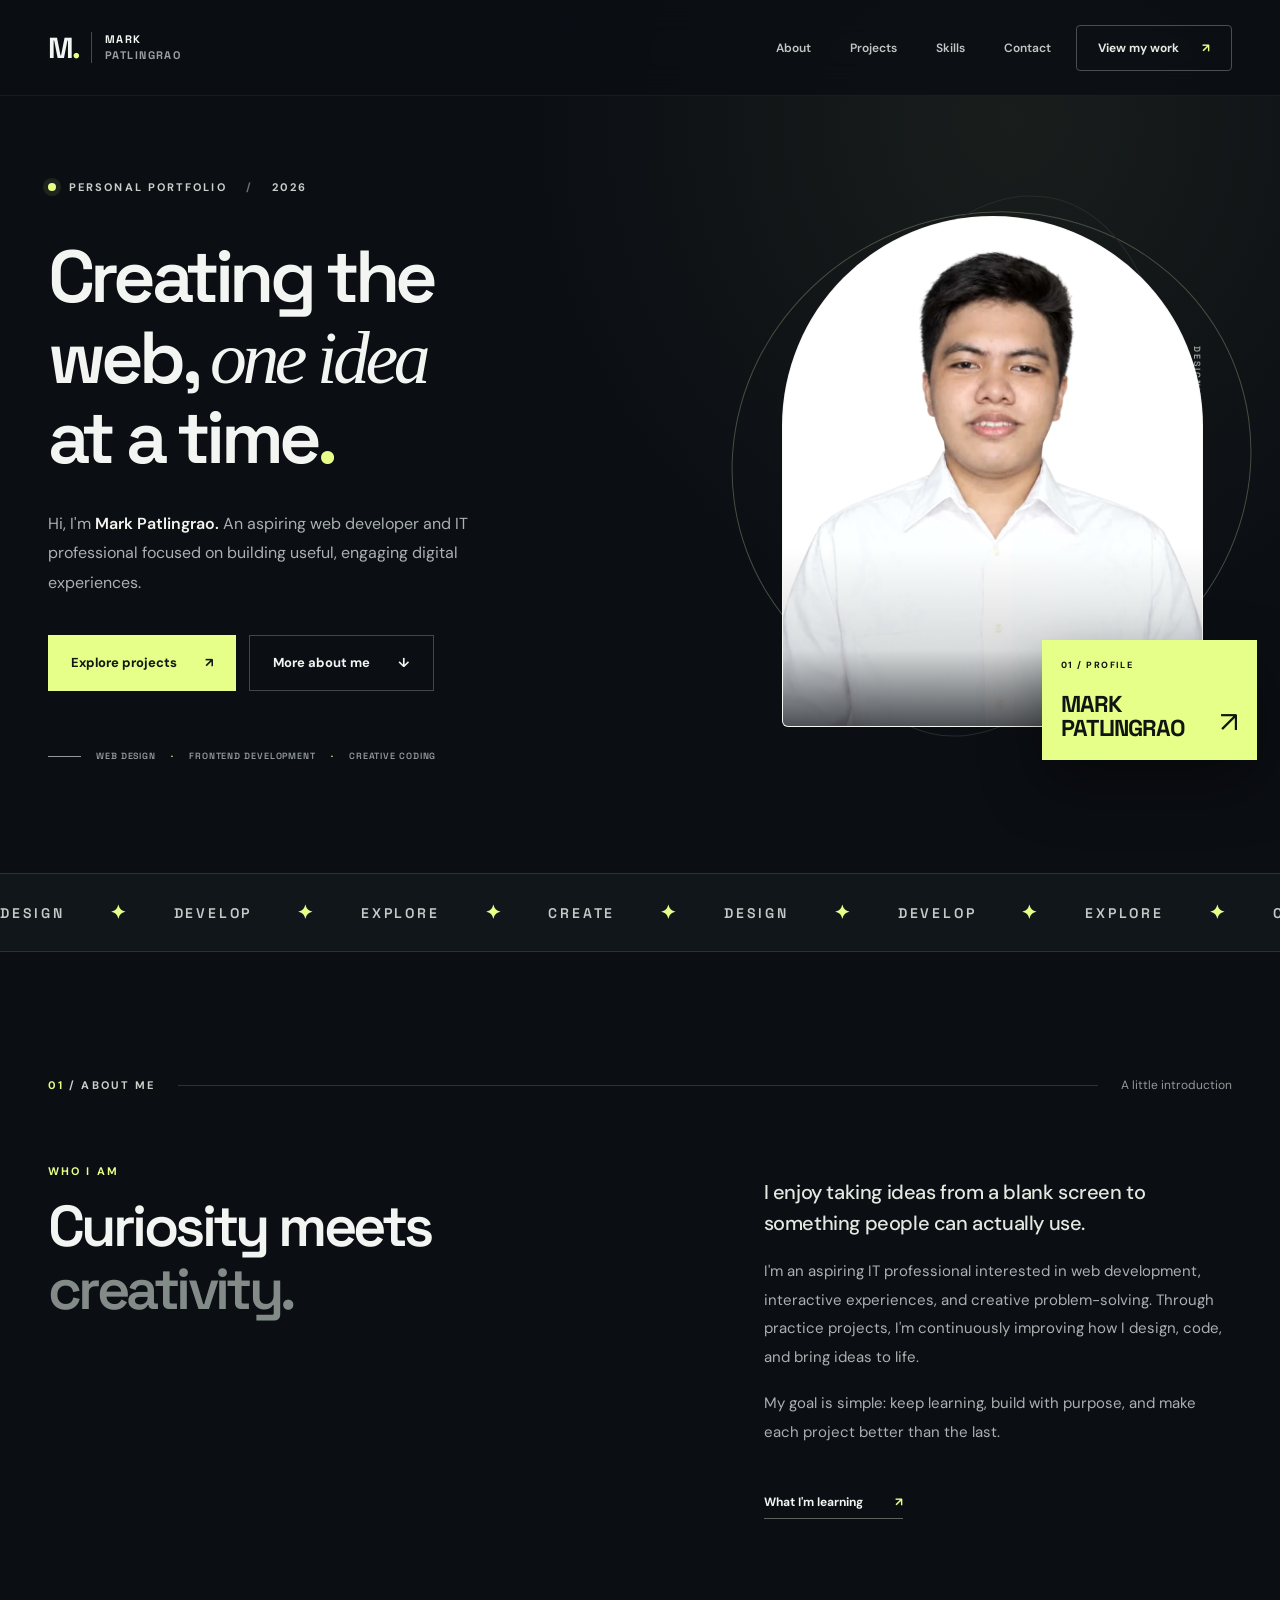
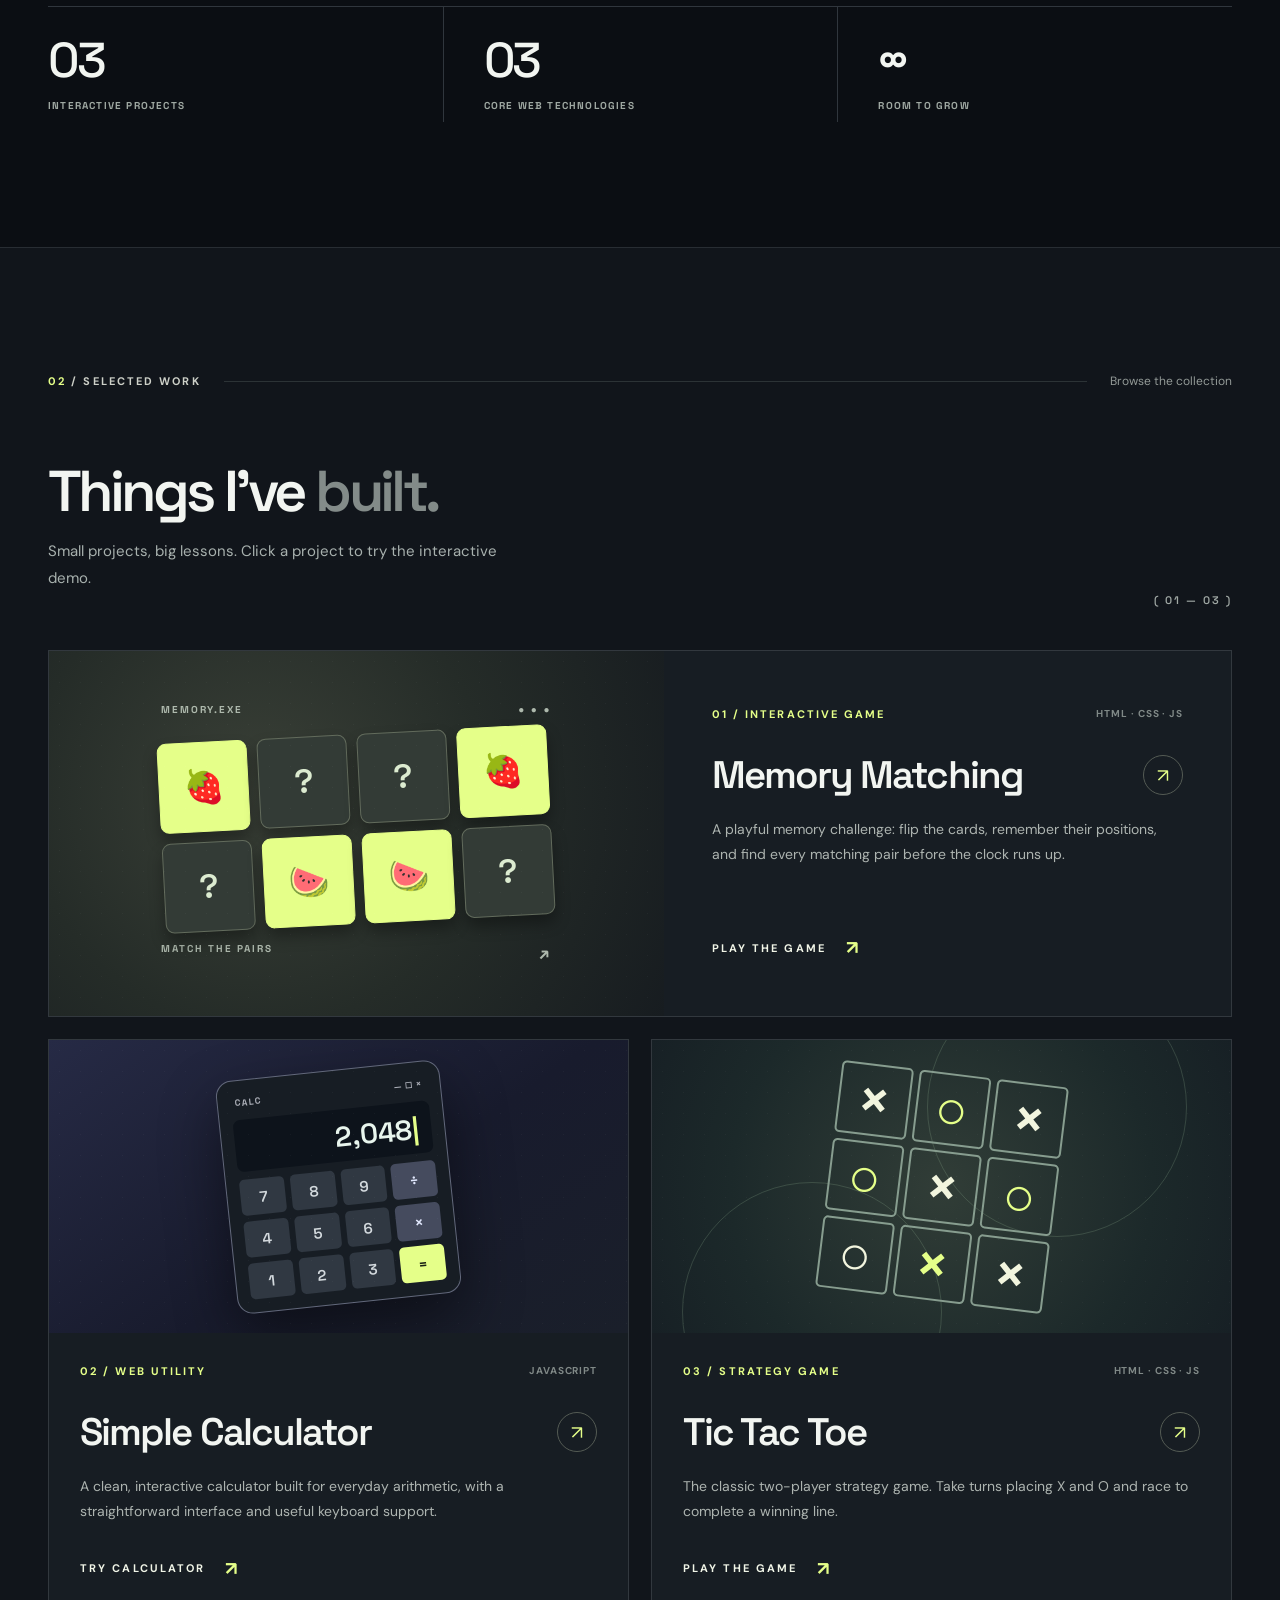
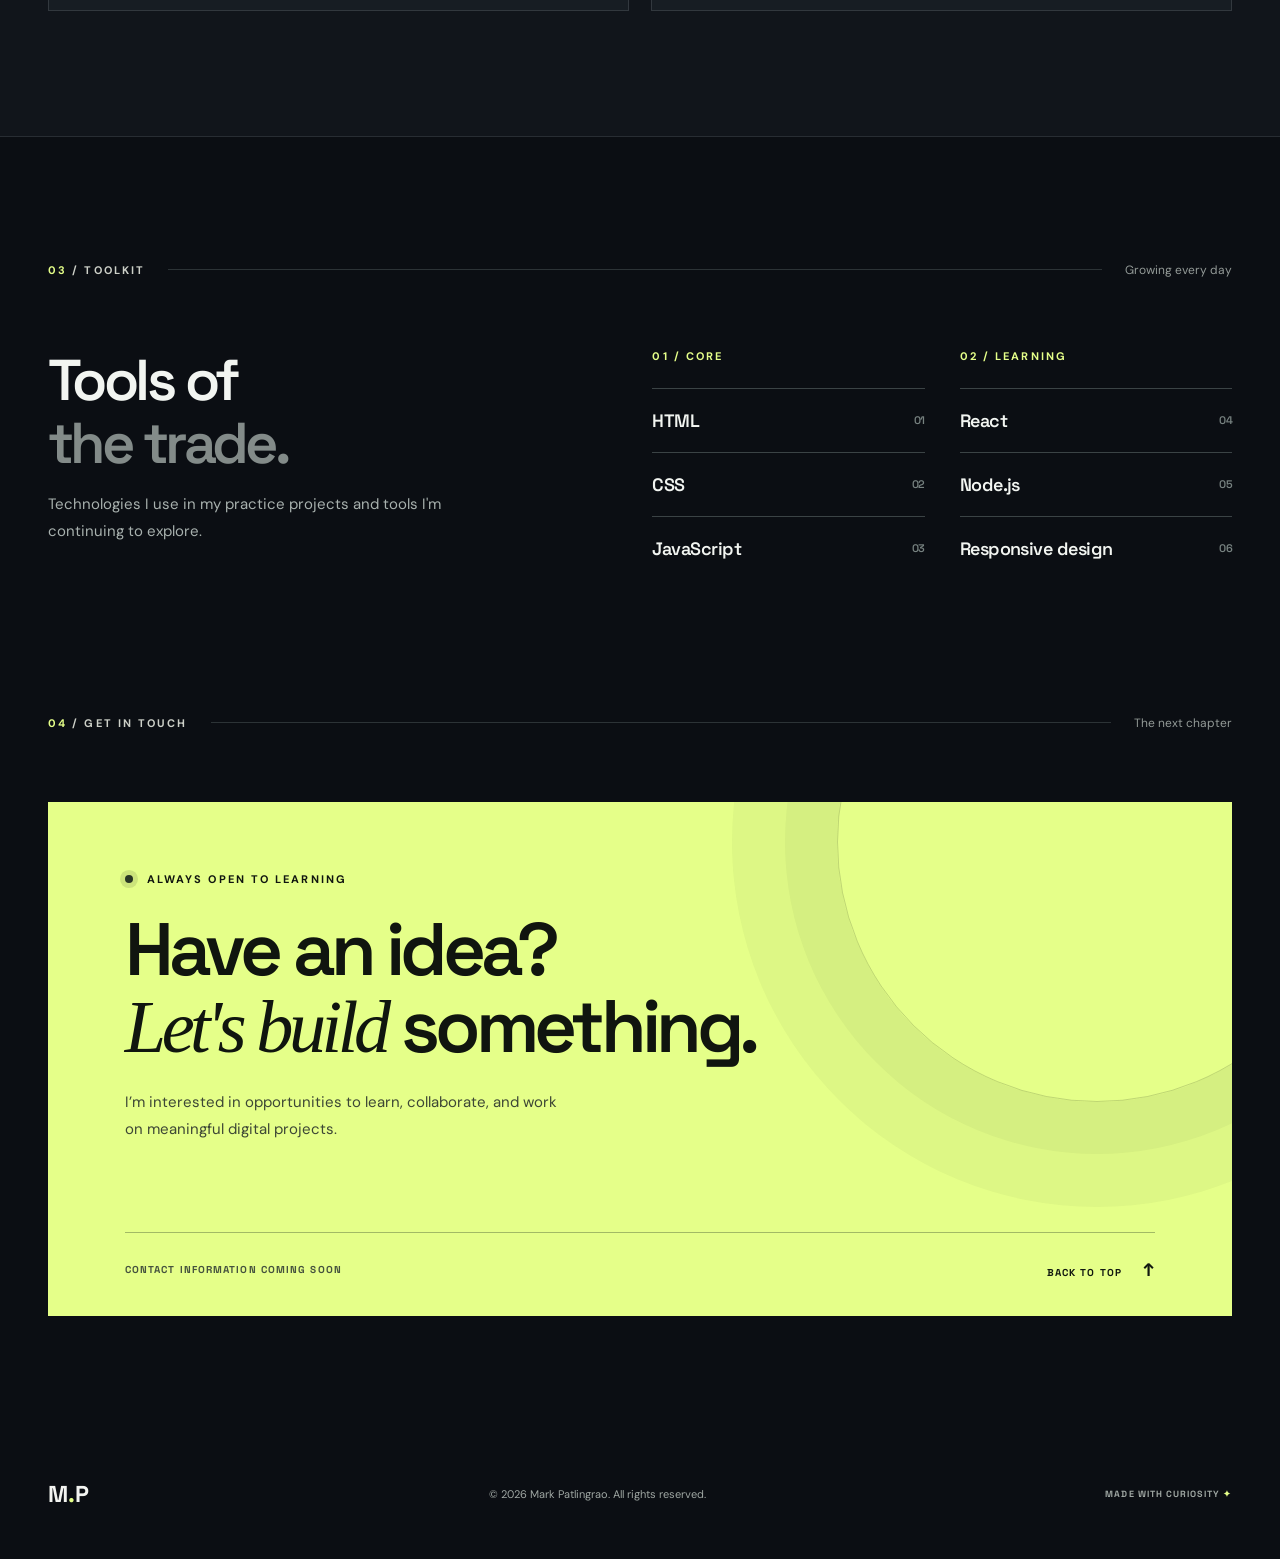
<file: index.html>
<!doctype html>
<html lang="en">
<head>
  <meta charset="utf-8">
  <meta name="viewport" content="width=device-width, initial-scale=1">
  <meta name="theme-color" content="#0b0e13">
  <meta name="description" content="Explore the portfolio of Mark Patlingrao, an aspiring web developer creating thoughtful interfaces and interactive projects.">
  <title>Mark Patlingrao — Web Developer Portfolio</title>
  <link rel="icon" type="image/svg+xml" href="assets/images/favicon.svg">
  <link rel="stylesheet" href="assets/css/style.css">
  <script src="assets/js/script.js" defer></script>
</head>
<body>
  <a class="skip-link" href="#main">Skip to content</a>
  <div class="page-glow" aria-hidden="true"></div>
  <header class="site-header" id="top">
    <nav class="nav-shell container" aria-label="Main navigation">
      <a class="brand" href="#top" aria-label="Mark Patlingrao, homepage"><span class="brand-symbol">M<span class="brand-dot">.</span></span><span class="brand-name">MARK <span>PATLINGRAO</span></span></a>
      <button class="menu-toggle" aria-expanded="false" aria-controls="site-links" aria-label="Open navigation"><span></span><span></span><span></span></button>
      <div class="nav-links" id="site-links">
        <a href="#about">About</a><a href="#projects">Projects</a><a href="#skills">Skills</a><a href="#contact">Contact</a>
      </div>
      <a class="nav-action" href="#projects">View my work <span aria-hidden="true">↗</span></a>
    </nav>
  </header>
  <main id="main">
    <section class="hero container" aria-labelledby="hero-title">
      <div class="hero-copy">
        <p class="eyebrow"><span class="status-dot"></span> PERSONAL PORTFOLIO <span class="slash">/</span> 2026</p>
        <h1 id="hero-title">Creating the<br>web, <em>one idea</em><br>at a time<span class="accent">.</span></h1>
        <p class="hero-description">Hi, I'm <strong>Mark Patlingrao.</strong> An aspiring web developer and IT professional focused on building useful, engaging digital experiences.</p>
        <div class="hero-buttons">
          <a class="button button-primary" href="#projects">Explore projects <span aria-hidden="true">↗</span></a>
          <a class="button button-outline" href="#about">More about me <span aria-hidden="true">↓</span></a>
        </div>
        <div class="hero-meta"><span class="meta-line" aria-hidden="true"></span><span>WEB DESIGN</span><span class="meta-sep">·</span><span>FRONTEND DEVELOPMENT</span><span class="meta-sep">·</span><span>CREATIVE CODING</span></div>
      </div>
      <div class="hero-visual">
        <div class="portrait-orbit orbit-one" aria-hidden="true"></div><div class="portrait-orbit orbit-two" aria-hidden="true"></div>
        <div class="portrait-frame"><img src="assets/images/mark-patlingrao.webp" width="1050" height="1050" alt="Professional portrait of Mark Patlingrao" fetchpriority="high"><div class="portrait-shade" aria-hidden="true"></div></div>
        <div class="portrait-label"><span class="label-index">01 / PROFILE</span><span class="label-name">MARK<br>PATLINGRAO</span><span class="label-mark" aria-hidden="true">↗</span></div>
        <span class="side-caption">DESIGNING · LEARNING · BUILDING</span>
      </div>
    </section>

    <div class="ticker-wrap" aria-hidden="true"><div class="ticker-track"><span>DESIGN</span><span class="sparkle">✦</span><span>DEVELOP</span><span class="sparkle">✦</span><span>EXPLORE</span><span class="sparkle">✦</span><span>CREATE</span><span class="sparkle">✦</span><span>DESIGN</span><span class="sparkle">✦</span><span>DEVELOP</span><span class="sparkle">✦</span><span>EXPLORE</span><span class="sparkle">✦</span><span>CREATE</span><span class="sparkle">✦</span></div></div>

    <section class="about section container" id="about" aria-labelledby="about-title">
      <div class="section-top"><p class="section-label"><span>01</span> / ABOUT ME</p><span class="section-rule"></span><p class="section-trailing">A little introduction</p></div>
      <div class="about-grid">
        <div><p class="intro-kicker">WHO I AM</p><h2 class="display-title" id="about-title">Curiosity meets<br><span class="muted">creativity.</span></h2></div>
        <div class="about-right"><p class="about-lead">I enjoy taking ideas from a blank screen to something people can actually use.</p><p>I'm an aspiring IT professional interested in web development, interactive experiences, and creative problem-solving. Through practice projects, I'm continuously improving how I design, code, and bring ideas to life.</p><p>My goal is simple: keep learning, build with purpose, and make each project better than the last.</p>
          <a class="inline-link" href="#skills">What I'm learning <span aria-hidden="true">↗</span></a>
        </div>
      </div>
      <div class="about-stats"><div><strong>03</strong><span>INTERACTIVE PROJECTS</span></div><div><strong>03</strong><span>CORE WEB TECHNOLOGIES</span></div><div><strong>∞</strong><span>ROOM TO GROW</span></div></div>
    </section>

    <section class="projects section" id="projects" aria-labelledby="projects-title">
      <div class="container">
        <div class="section-top"><p class="section-label"><span>02</span> / SELECTED WORK</p><span class="section-rule"></span><p class="section-trailing">Browse the collection</p></div>
        <div class="projects-heading"><div><h2 class="display-title" id="projects-title">Things I've <span class="muted">built.</span></h2><p>Small projects, big lessons. Click a project to try the interactive demo.</p></div><span class="projects-count">( 01 — 03 )</span></div>
        <div class="project-grid">
          <article class="project-card project-featured"><a class="project-hit" href="projects/memory-matching.html" aria-label="Play Memory Matching Game"></a><div class="project-art art-memory" aria-hidden="true"><div class="art-topline"><span>MEMORY.EXE</span><span>● ● ●</span></div><div class="memory-preview"><span>🍓</span><span>?</span><span>?</span><span>🍓</span><span>?</span><span>🍉</span><span>🍉</span><span>?</span></div><div class="art-bottomline">MATCH THE PAIRS <span>↗</span></div></div><div class="project-body"><div class="project-label-row"><span class="project-number">01 / INTERACTIVE GAME</span><span class="project-tech">HTML · CSS · JS</span></div><div class="project-title-row"><h3>Memory Matching</h3><span class="circle-arrow" aria-hidden="true">↗</span></div><p>A playful memory challenge: flip the cards, remember their positions, and find every matching pair before the clock runs up.</p><span class="project-cta">PLAY THE GAME <span aria-hidden="true">↗</span></span></div></article>
          <article class="project-card"><a class="project-hit" href="projects/calculator.html" aria-label="Open Simple Calculator"></a><div class="project-art art-calculator" aria-hidden="true"><div class="calculator-preview"><div class="calc-window-top"><span>CALC</span><span>— ◻ ×</span></div><div class="calc-display">2,048<span class="calc-caret">|</span></div><div class="calc-keys"><span>7</span><span>8</span><span>9</span><span class="calc-op">÷</span><span>4</span><span>5</span><span>6</span><span class="calc-op">×</span><span>1</span><span>2</span><span>3</span><span class="calc-eq">=</span></div></div></div><div class="project-body"><div class="project-label-row"><span class="project-number">02 / WEB UTILITY</span><span class="project-tech">JAVASCRIPT</span></div><div class="project-title-row"><h3>Simple Calculator</h3><span class="circle-arrow" aria-hidden="true">↗</span></div><p>A clean, interactive calculator built for everyday arithmetic, with a straightforward interface and useful keyboard support.</p><span class="project-cta">TRY CALCULATOR <span aria-hidden="true">↗</span></span></div></article>
          <article class="project-card"><a class="project-hit" href="projects/tic-tac-toe.html" aria-label="Play Tic Tac Toe"></a><div class="project-art art-tictac" aria-hidden="true"><span class="game-orbit orbit-top"></span><div class="tictac-preview"><span>×</span><span>○</span><span>×</span><span>○</span><span>×</span><span>○</span><span>○</span><span>×</span><span>×</span></div><span class="game-orbit orbit-bottom"></span></div><div class="project-body"><div class="project-label-row"><span class="project-number">03 / STRATEGY GAME</span><span class="project-tech">HTML · CSS · JS</span></div><div class="project-title-row"><h3>Tic Tac Toe</h3><span class="circle-arrow" aria-hidden="true">↗</span></div><p>The classic two-player strategy game. Take turns placing X and O and race to complete a winning line.</p><span class="project-cta">PLAY THE GAME <span aria-hidden="true">↗</span></span></div></article>
        </div>
      </div>
    </section>

    <section class="skills section container" id="skills" aria-labelledby="skills-title"><div class="section-top"><p class="section-label"><span>03</span> / TOOLKIT</p><span class="section-rule"></span><p class="section-trailing">Growing every day</p></div><div class="skills-grid"><div><h2 class="display-title" id="skills-title">Tools of<br><span class="muted">the trade.</span></h2><p>Technologies I use in my practice projects and tools I'm continuing to explore.</p></div><div class="skills-columns"><div class="skill-group"><span class="skill-group-tag">01 / CORE</span><div class="skill-line"><span>HTML</span><span>01</span></div><div class="skill-line"><span>CSS</span><span>02</span></div><div class="skill-line"><span>JavaScript</span><span>03</span></div></div><div class="skill-group"><span class="skill-group-tag">02 / LEARNING</span><div class="skill-line"><span>React</span><span>04</span></div><div class="skill-line"><span>Node.js</span><span>05</span></div><div class="skill-line"><span>Responsive design</span><span>06</span></div></div></div></div></section>

    <section class="contact section" id="contact" aria-labelledby="contact-title"><div class="container"><div class="section-top"><p class="section-label"><span>04</span> / GET IN TOUCH</p><span class="section-rule"></span><p class="section-trailing">The next chapter</p></div><div class="contact-box"><div class="contact-pattern" aria-hidden="true"></div><p class="contact-kicker"><span class="status-dot"></span> ALWAYS OPEN TO LEARNING</p><h2 id="contact-title">Have an idea?<br><em>Let's build</em> something.</h2><p>I’m interested in opportunities to learn, collaborate, and work on meaningful digital projects.</p><div class="contact-footer"><span>CONTACT INFORMATION COMING SOON</span><a href="#top" class="back-top">BACK TO TOP <span aria-hidden="true">↑</span></a></div></div></div></section>
  </main>
  <footer class="footer container"><a class="footer-logo" href="#top">M<span>.</span>P</a><span>© <span id="year">2026</span> Mark Patlingrao. All rights reserved.</span><span>MADE WITH CURIOSITY <span aria-hidden="true">✦</span></span></footer>
</body>
</html>
</file>
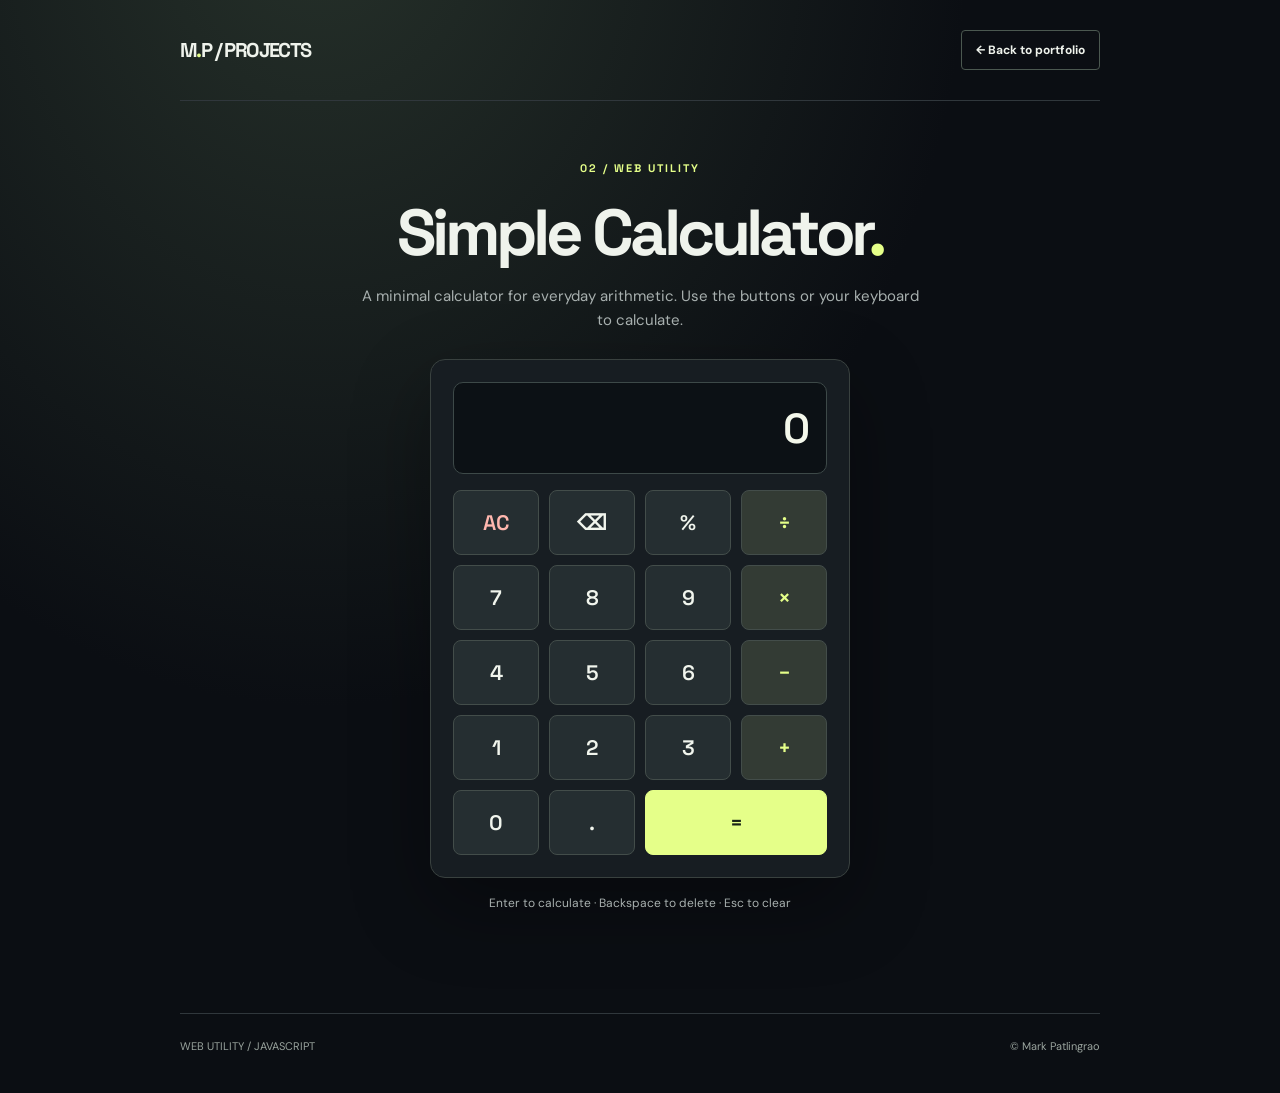
<file: projects/calculator.html>
<!doctype html><html lang="en"><head><meta charset="utf-8"><meta name="viewport" content="width=device-width,initial-scale=1"><meta name="theme-color" content="#0b0e13"><title>Simple Calculator — Mark Patlingrao</title><link rel="stylesheet" href="../assets/css/games.css"></head><body>
<div class="game-shell"><nav class="game-nav" aria-label="Project navigation"><a class="game-logo" href="../index.html">M<span>.</span>P / PROJECTS</a><a class="home-link" href="../index.html#projects">← Back to portfolio</a></nav><main class="game-wrap"><span class="eyebrow">02 / WEB UTILITY</span><h1>Simple Calculator<span class="highlight">.</span></h1><p class="subtitle">A minimal calculator for everyday arithmetic. Use the buttons or your keyboard to calculate.</p><div class="calculator"><div class="game-panel calc-panel"><input id="screen" class="calc-screen" type="text" aria-label="Calculator display" value="0" readonly><div class="buttons" id="keys"><button type="button" class="calc-button clear" data-key="C">AC</button><button type="button" class="calc-button" data-key="back">⌫</button><button type="button" class="calc-button" data-key="%">%</button><button type="button" class="calc-button operator" data-key="/">÷</button><button type="button" class="calc-button" data-key="7">7</button><button type="button" class="calc-button" data-key="8">8</button><button type="button" class="calc-button" data-key="9">9</button><button type="button" class="calc-button operator" data-key="*">×</button><button type="button" class="calc-button" data-key="4">4</button><button type="button" class="calc-button" data-key="5">5</button><button type="button" class="calc-button" data-key="6">6</button><button type="button" class="calc-button operator" data-key="-">−</button><button type="button" class="calc-button" data-key="1">1</button><button type="button" class="calc-button" data-key="2">2</button><button type="button" class="calc-button" data-key="3">3</button><button type="button" class="calc-button operator" data-key="+">+</button><button type="button" class="calc-button" data-key="0">0</button><button type="button" class="calc-button" data-key=".">.</button><button type="button" class="calc-button equal" style="grid-column:span 2" data-key="=">=</button></div></div><p class="calc-helper">Enter to calculate · Backspace to delete · Esc to clear</p></div></main><footer class="footer"><span>WEB UTILITY / JAVASCRIPT</span><span>© Mark Patlingrao</span></footer></div>
<script>
(()=>{'use strict';
const screen=document.getElementById('screen');let expr='',fresh=false;
function render(){screen.value=expr||'0';screen.scrollLeft=screen.scrollWidth;}
function evaluate(input){const ts=input.match(/(?:\d+(?:\.\d*)?|\.\d+)|[+*/()-]/g);if(!ts||ts.join('')!==input)throw Error('Invalid expression');let i=0;function atom(){if(ts[i]==='+'||ts[i]==='-'){const sign=ts[i++];return (sign==='-'?-1:1)*atom();}const tok=ts[i++];if(tok==='('){const val=sum();if(ts[i++]!==')')throw Error('Missing bracket');return val;}if(!tok||!/^\d*\.?\d+$/.test(tok))throw Error('Invalid value');return Number(tok);}function product(){let val=atom();while(ts[i]==='*'||ts[i]==='/'){const op=ts[i++],next=atom();val=op==='*'?val*next:val/next;}return val;}function sum(){let val=product();while(ts[i]==='+'||ts[i]==='-'){const op=ts[i++],next=product();val=op==='+'?val+next:val-next;}return val;}const val=sum();if(i!==ts.length||!Number.isFinite(val))throw Error('Invalid result');return String(Number(val.toPrecision(12)));}
function press(key){if(key==='C'){expr='';fresh=false;render();return;}if(key==='back'){expr=expr.slice(0,-1);fresh=false;render();return;}if(key==='='){if(!expr)return;try{expr=evaluate(expr);fresh=true;}catch{expr='Error';fresh=true;}render();return;}if(expr==='Error')expr='';if(key==='%'){if(!expr)return;try{expr=String(Number((evaluate(expr)/100).toPrecision(12)));fresh=true;}catch{expr='Error';fresh=true;}render();return;}if(/[0-9]/.test(key)&&key.length===1){if(fresh){expr='';fresh=false;}expr+=key;}else if(key==='.'){if(fresh){expr='';fresh=false;}const current=expr.split(/[+*/-]/).pop();if(!current.includes('.'))expr+=(current?'':'0')+'.';}else if(['+','-','*','/'].includes(key)){fresh=false;if(!expr){if(key==='-')expr='-';else return;}else if(/[+*/-]$/.test(expr)&&!(expr==='-'&&key==='-'))expr=expr.slice(0,-1)+key;else expr+=key;}render();}
document.getElementById('keys').addEventListener('click',e=>{const btn=e.target.closest('button[data-key]');if(btn)press(btn.dataset.key);});document.addEventListener('keydown',e=>{if(e.ctrlKey||e.metaKey||e.altKey)return;let key=e.key;if(key==='Enter')key='=';else if(key==='Backspace')key='back';else if(key==='Escape')key='C';else if(key==='x'||key==='X')key='*';if(/^[\d.+*/%-]$/.test(key)||['=','C','back'].includes(key)){e.preventDefault();press(key);}});render();
})();
</script></body></html>
</file>
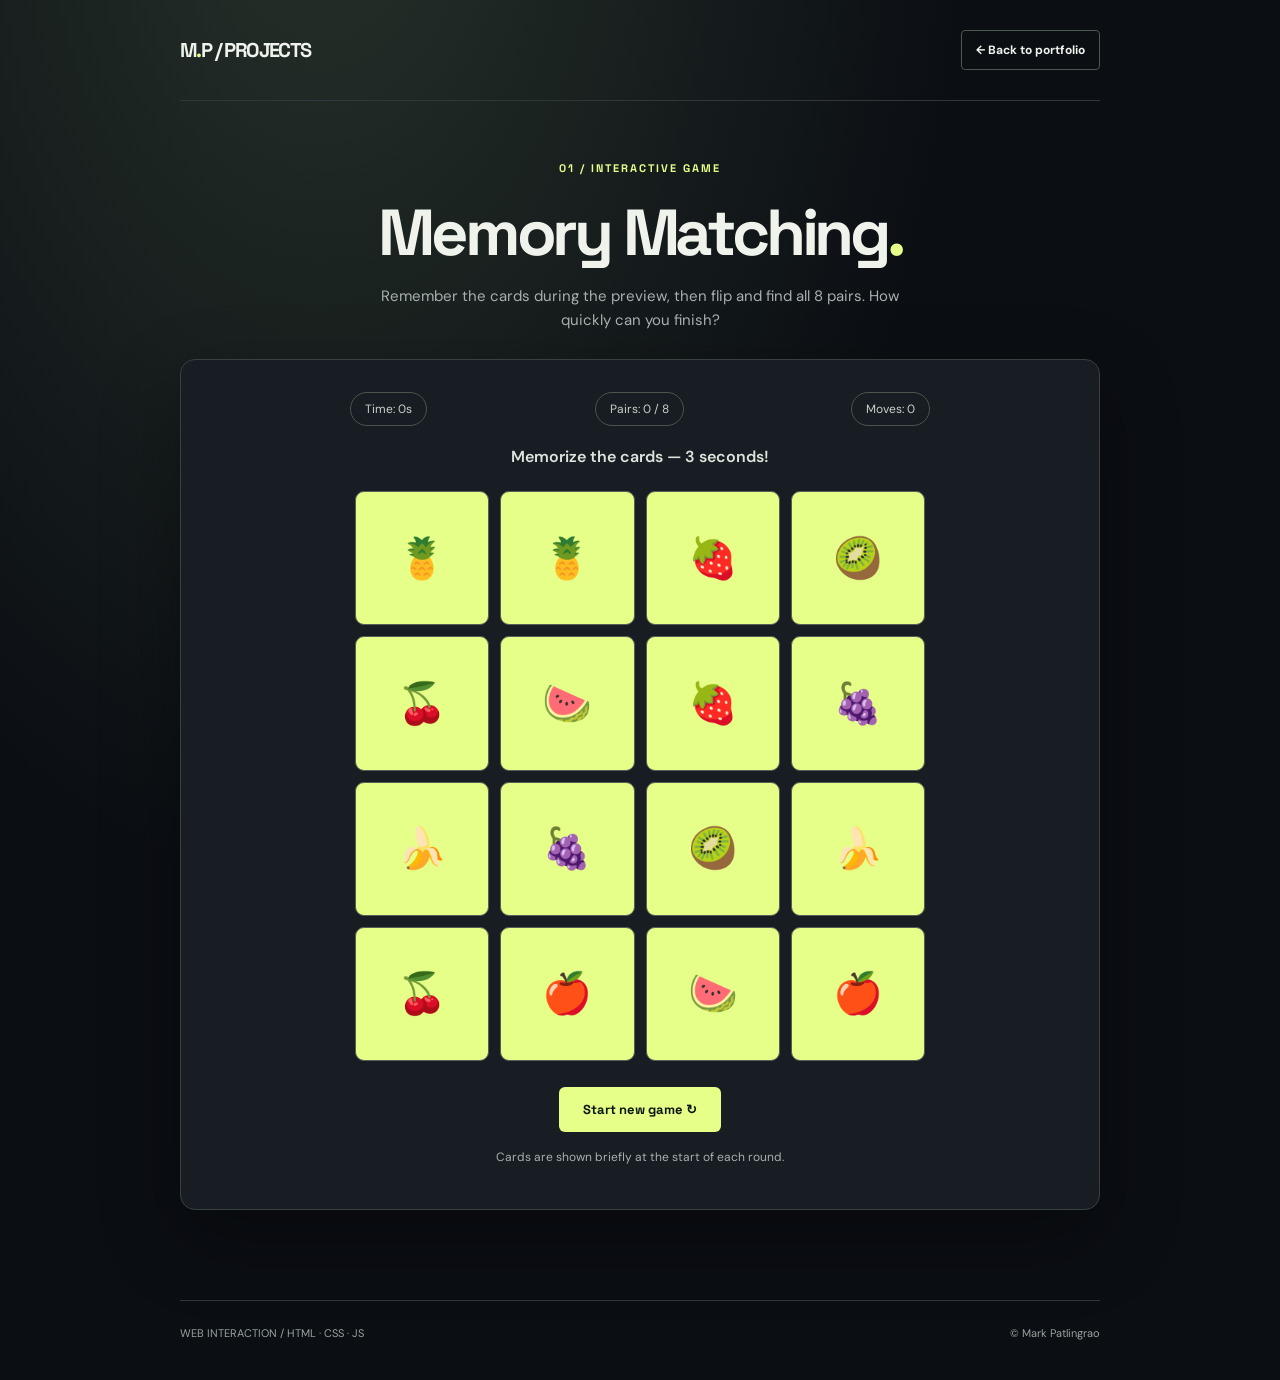
<file: projects/memory-matching.html>
<!doctype html><html lang="en"><head><meta charset="utf-8"><meta name="viewport" content="width=device-width,initial-scale=1"><meta name="theme-color" content="#0b0e13"><title>Memory Matching — Mark Patlingrao</title><link rel="stylesheet" href="../assets/css/games.css"></head><body>
<div class="game-shell"><nav class="game-nav" aria-label="Project navigation"><a class="game-logo" href="../index.html">M<span>.</span>P / PROJECTS</a><a class="home-link" href="../index.html#projects">← Back to portfolio</a></nav><main class="game-wrap"><span class="eyebrow">01 / INTERACTIVE GAME</span><h1>Memory Matching<span class="highlight">.</span></h1><p class="subtitle">Remember the cards during the preview, then flip and find all 8 pairs. How quickly can you finish?</p><div class="game-panel"><div class="memory-stats"><span class="pill" id="timer">Time: 0s</span><span class="pill" id="pair-count">Pairs: 0 / 8</span><span class="pill" id="moves">Moves: 0</span></div><p class="status" id="message" role="status" aria-live="polite">Get ready to memorize the cards.</p><div class="memory-board" id="board" aria-label="Memory matching game board"></div><div class="memory-actions"><button class="game-action" id="restart" type="button">Start new game ↻</button></div><p class="memory-note">Cards are shown briefly at the start of each round.</p></div></main><footer class="footer"><span>WEB INTERACTION / HTML · CSS · JS</span><span>© Mark Patlingrao</span></footer></div>
<script>
(()=>{'use strict';
const icons=['🍎','🍌','🍇','🍉','🍓','🥝','🍒','🍍'];const board=document.getElementById('board'),message=document.getElementById('message'),timerEl=document.getElementById('timer'),pairEl=document.getElementById('pair-count'),movesEl=document.getElementById('moves');let cards=[],first=null,second=null,locked=true,pairs=0,moves=0,seconds=0,interval=null,previewTimeout=null,flipTimeout=null,round=0;
function shuffle(arr){for(let i=arr.length-1;i>0;i--){const j=Math.floor(Math.random()*(i+1));[arr[i],arr[j]]=[arr[j],arr[i]];}return arr;}
function update(){pairEl.textContent=`Pairs: ${pairs} / 8`;movesEl.textContent=`Moves: ${moves}`;timerEl.textContent=`Time: ${seconds}s`;}
function reveal(card){card.element.classList.add('revealed');card.element.textContent=card.icon;card.element.setAttribute('aria-label',`Face-up card: ${card.icon}`);}
function conceal(card){card.element.classList.remove('revealed');card.element.textContent='?';card.element.setAttribute('aria-label','Face-down card');}
function choose(card){if(locked||card.matched||card===first)return;reveal(card);if(!first){first=card;return;}second=card;locked=true;moves++;update();if(first.icon===second.icon){first.matched=second.matched=true;first.element.classList.add('matched');second.element.classList.add('matched');first.element.disabled=second.element.disabled=true;pairs++;update();first=second=null;locked=false;if(pairs===8){clearInterval(interval);locked=true;message.textContent=`You matched them all in ${seconds}s and ${moves} moves. Great job!`;}}else{const current=round;flipTimeout=setTimeout(()=>{if(round!==current)return;conceal(first);conceal(second);first=second=null;locked=false;},780);}}
function newGame(){round++;clearInterval(interval);clearTimeout(previewTimeout);clearTimeout(flipTimeout);board.replaceChildren();first=second=null;locked=true;pairs=0;moves=0;seconds=0;update();message.textContent='Memorize the cards — 3 seconds!';cards=shuffle([...icons,...icons]).map(icon=>({icon,matched:false,element:null}));cards.forEach((card,i)=>{const b=document.createElement('button');b.type='button';b.className='memory-card';b.setAttribute('aria-label',`Card ${i+1}: ${card.icon}, preview`);card.element=b;b.addEventListener('click',()=>choose(card));board.appendChild(b);reveal(card);});const current=round;previewTimeout=setTimeout(()=>{if(round!==current)return;cards.forEach(conceal);locked=false;message.textContent='Find all the matching pairs!';interval=setInterval(()=>{seconds++;update();},1000);},3000);}
document.getElementById('restart').addEventListener('click',newGame);newGame();
})();
</script></body></html>
</file>
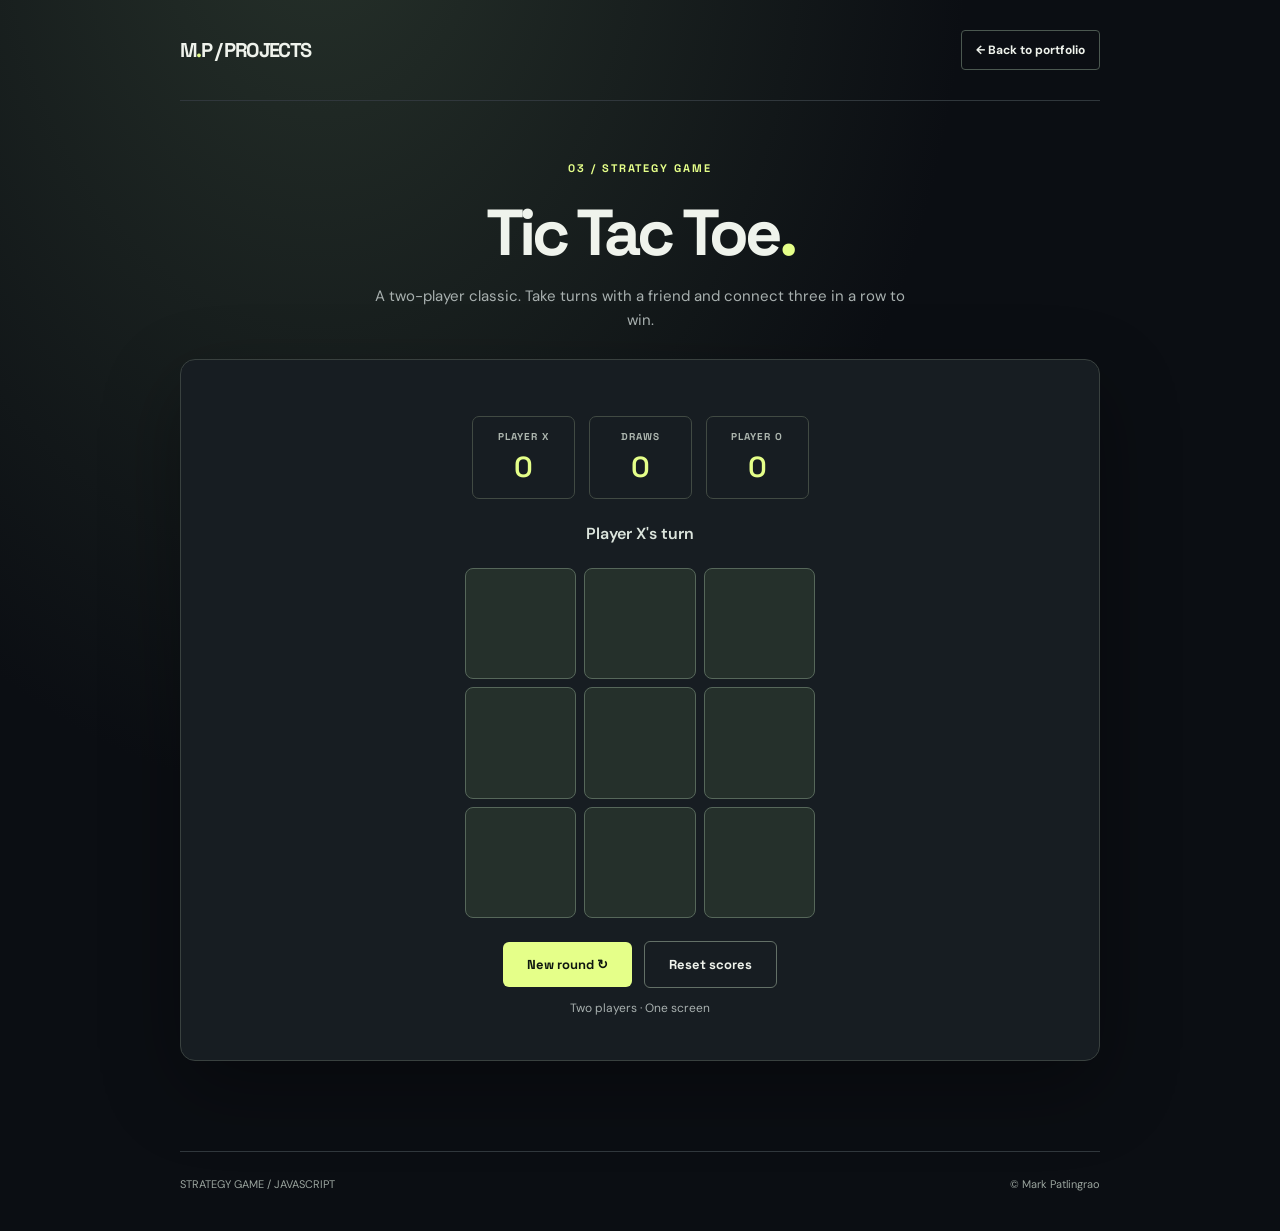
<file: projects/tic-tac-toe.html>
<!doctype html><html lang="en"><head><meta charset="utf-8"><meta name="viewport" content="width=device-width,initial-scale=1"><meta name="theme-color" content="#0b0e13"><title>Tic Tac Toe — Mark Patlingrao</title><link rel="stylesheet" href="../assets/css/games.css"></head><body>
<div class="game-shell"><nav class="game-nav" aria-label="Project navigation"><a class="game-logo" href="../index.html">M<span>.</span>P / PROJECTS</a><a class="home-link" href="../index.html#projects">← Back to portfolio</a></nav><main class="game-wrap"><span class="eyebrow">03 / STRATEGY GAME</span><h1>Tic Tac Toe<span class="highlight">.</span></h1><p class="subtitle">A two-player classic. Take turns with a friend and connect three in a row to win.</p><div class="game-panel"><div class="scoreboard"><div class="score"><span>PLAYER X</span><strong id="score-x">0</strong></div><div class="score"><span>DRAWS</span><strong id="score-d">0</strong></div><div class="score"><span>PLAYER O</span><strong id="score-o">0</strong></div></div><p class="status" id="status" role="status" aria-live="polite">Player X's turn</p><div class="tic-board" id="board" aria-label="Tic Tac Toe board"></div><div class="row"><button id="again" type="button" class="game-action">New round ↻</button><button id="reset" type="button" class="game-action game-action-secondary">Reset scores</button></div><p class="smallprint">Two players · One screen</p></div></main><footer class="footer"><span>STRATEGY GAME / JAVASCRIPT</span><span>© Mark Patlingrao</span></footer></div>
<script>
(()=>{'use strict';
const boardEl=document.getElementById('board'),statusEl=document.getElementById('status'),patterns=[[0,1,2],[3,4,5],[6,7,8],[0,3,6],[1,4,7],[2,5,8],[0,4,8],[2,4,6]];let board=Array(9).fill(''),turn='X',over=false,scores={X:0,O:0,D:0};function updateScore(){for(const [key,id] of [['X','score-x'],['O','score-o'],['D','score-d']])document.getElementById(id).textContent=scores[key];}
function move(i){if(over||board[i])return;board[i]=turn;render();const won=patterns.find(([a,b,c])=>board[a]&&board[a]===board[b]&&board[a]===board[c]);if(won){over=true;scores[turn]++;updateScore();statusEl.textContent=`Player ${turn} wins! 🎉`;won.forEach(j=>boardEl.children[j].classList.add('winning'));render();return;}if(board.every(Boolean)){over=true;scores.D++;updateScore();statusEl.textContent="It's a draw!";render();return;}turn=turn==='X'?'O':'X';statusEl.textContent=`Player ${turn}'s turn`;}
function render(){[...boardEl.children].forEach((el,i)=>{el.textContent=board[i];el.setAttribute('aria-label',`Row ${Math.floor(i/3)+1}, column ${i%3+1}: ${board[i]||'empty'}`);el.classList.toggle('player-o',board[i]==='O');el.disabled=!!board[i]||over;});}
function newRound(){board=Array(9).fill('');turn='X';over=false;boardEl.replaceChildren();for(let i=0;i<9;i++){const b=document.createElement('button');b.type='button';b.className='tic-cell';b.addEventListener('click',()=>move(i));boardEl.appendChild(b);}statusEl.textContent="Player X's turn";render();}
document.getElementById('again').addEventListener('click',newRound);document.getElementById('reset').addEventListener('click',()=>{scores={X:0,O:0,D:0};updateScore();newRound();});updateScore();newRound();
})();
</script></body></html>
</file>
<file: assets/css/style.css>
@import url('https://fonts.googleapis.com/css2?family=DM+Sans:wght@400;500;600;700&family=Space+Grotesk:wght@400;500;600;700&display=swap');
:root{color-scheme:dark;--bg:#0b0e13;--bg2:#11161c;--panel:#171b22;--line:#30363d;--text:#f2f5f1;--muted:#a3a9aa;--faint:#7f888b;--accent:#e5ff89;--font:'DM Sans',Arial,sans-serif;--display:'Space Grotesk',Arial,sans-serif}
*{box-sizing:border-box}html{scroll-behavior:smooth;scroll-padding-top:90px}body{margin:0;background:var(--bg);color:var(--text);font-family:var(--font);-webkit-font-smoothing:antialiased;overflow-x:hidden}a{color:inherit;text-decoration:none}button{font:inherit}a:focus-visible,button:focus-visible{outline:3px solid var(--accent);outline-offset:5px}::selection{background:var(--accent);color:var(--bg)}.container{width:min(1230px,calc(100% - 96px));margin-inline:auto}.skip-link{position:fixed;top:-100px;left:20px;z-index:200;background:var(--accent);color:var(--bg);padding:12px 16px}.skip-link:focus{top:12px}.page-glow{position:absolute;top:0;left:30%;width:70%;height:800px;pointer-events:none;background:radial-gradient(ellipse at 70% 15%,rgba(139,157,104,.11),transparent 55%);z-index:0}.site-header{height:96px;display:flex;align-items:center;position:sticky;top:0;z-index:50;background:rgba(11,14,19,.8);border-bottom:1px solid rgba(255,255,255,.055);backdrop-filter:blur(18px);-webkit-backdrop-filter:blur(18px);transition:background .25s}.site-header.scrolled{background:rgba(11,14,19,.96)}.nav-shell{display:flex;align-items:center;justify-content:space-between;gap:25px;width:min(1320px,calc(100% - 96px))}.brand{display:flex;align-items:center;gap:12px;white-space:nowrap}.brand-symbol{font:700 29px/1 var(--display);letter-spacing:-2px}.brand-dot{color:var(--accent)}.brand-name{border-left:1px solid #464a4a;padding-left:13px;font:700 11px/1.45 var(--display);letter-spacing:.13em}.brand-name span{display:block;color:#999fa3}.nav-links{display:flex;gap:39px;align-items:center;margin-left:auto}.nav-links a{font-size:12px;font-weight:600;color:#c2c7c4;transition:color .2s}.nav-links a:hover{color:var(--accent)}.nav-action{border:1px solid #48504d;border-radius:4px;padding:14px 21px;font-size:12px;font-weight:700;transition:background .2s;color:#e4e9e1}.nav-action:hover{background:#20262b}.nav-action span{margin-left:20px;color:var(--accent)}.menu-toggle{display:none}.hero{min-height:710px;display:grid;grid-template-columns:1.16fr .84fr;align-items:center;gap:45px;padding-block:84px 110px;position:relative}.hero-copy{z-index:1}.eyebrow,.section-label,.intro-kicker,.project-number,.project-tech,.project-cta,.skill-group-tag,.contact-kicker{font-size:11px;letter-spacing:.19em;font-weight:700}.eyebrow{display:flex;align-items:center;gap:13px;color:#c8cec8;margin:0 0 43px}.status-dot{display:inline-block;width:8px;height:8px;border-radius:100%;background:var(--accent);box-shadow:0 0 0 5px rgba(229,255,137,.09)}.slash{color:#6c7472;margin-inline:6px}.hero h1{font:600 clamp(52px,5.75vw,86px)/1.095 var(--display);letter-spacing:-.065em;margin:0 0 30px}.hero h1 em,.contact-box h2 em{font-family:Georgia,serif;font-weight:400;letter-spacing:-.06em}.accent{color:var(--accent)}.hero-description{font-size:16px;color:#a9b2b0;line-height:1.85;max-width:505px;margin:0 0 37px}.hero-description strong{color:#f4f5ef;font-weight:600}.hero-buttons{display:flex;gap:13px;flex-wrap:wrap}.button{display:inline-flex;align-items:center;justify-content:space-between;gap:28px;padding:17px 23px;min-height:56px;font-size:13px;font-weight:700;transition:transform .2s,background .2s,border-color .2s}.button:hover{transform:translateY(-3px)}.button-primary{background:var(--accent);color:#111712}.button-primary:hover{background:#d5f17b}.button-outline{border:1px solid #40484a;color:var(--text)}.button-outline:hover{border-color:#a1aaa5;background:#161b20}.hero-meta{display:flex;align-items:center;gap:15px;margin-top:59px;font:600 9px/1.5 var(--display);letter-spacing:.1em;color:#929b9a;white-space:nowrap}.meta-line{width:33px;height:1px;background:#919b97}.meta-sep{color:var(--accent)}.hero-visual{position:relative;height:550px;display:flex;align-items:center;justify-content:center}.portrait-frame{position:relative;width:88%;height:93%;max-width:455px;overflow:hidden;border-radius:210px 210px 6px 6px;border:1px solid rgba(255,255,255,.19);background:#f5f5f3;z-index:2}.portrait-frame img{width:100%;height:100%;object-fit:cover;object-position:center 38%;display:block;filter:contrast(1.03) saturate(.91)}.portrait-shade{position:absolute;inset:0;background:linear-gradient(180deg,transparent 65%,rgba(11,14,19,.15) 85%,rgba(11,14,19,.72))}.portrait-orbit{position:absolute;border:1px solid #464e40;border-radius:50%;pointer-events:none}.orbit-one{width:calc(100% + 45px);height:90%;top:3%;left:-5%;transform:rotate(-20deg)}.orbit-two{width:70%;height:100%;top:-1%;left:15%;transform:rotate(13deg);border-color:#252c2a}.portrait-label{position:absolute;z-index:3;bottom:-13px;right:-25px;width:215px;min-height:120px;padding:19px;background:var(--accent);color:#101512;display:grid;grid-template-columns:1fr auto;align-content:space-between;box-shadow:0 24px 60px #0006}.label-index{font-size:9px;font-weight:800;letter-spacing:.16em;grid-column:1 / -1}.label-name{font:700 23px/1.03 var(--display);letter-spacing:-.05em}.label-mark{font-size:29px;align-self:end}.side-caption{position:absolute;right:-64px;top:44%;transform:rotate(90deg);color:#9ca3a0;font:600 9px var(--display);letter-spacing:.22em}.ticker-wrap{border-top:1px solid #2b3134;border-bottom:1px solid #2b3134;background:#11161b;overflow:hidden}.ticker-track{display:flex;align-items:center;justify-content:space-around;gap:45px;min-width:1200px;height:77px;font:600 14px var(--display);letter-spacing:.2em;color:#c4cbc6}.ticker-track .sparkle{color:var(--accent);font-size:19px}.section{padding-block:125px}.section-top{display:flex;align-items:center;gap:23px;margin-bottom:71px}.section-label{white-space:nowrap;color:#cdd0c8;margin:0}.section-label span{color:var(--accent)}.section-rule{height:1px;flex:1;background:#2c3336}.section-trailing{white-space:nowrap;color:#939a97;margin:0;font-size:12px}.about-grid{display:grid;grid-template-columns:1fr .8fr;gap:11%}.intro-kicker{color:var(--accent);margin:0 0 17px}.display-title{font:600 clamp(40px,4.5vw,65px)/1.1 var(--display);letter-spacing:-.062em;margin:0}.muted{color:#838b89}.about-right{padding-top:13px}.about-right p{font-size:15px;line-height:1.9;color:#aab1b0;margin:0 0 18px}.about-right .about-lead{color:#e4e8e0;font-size:20px;line-height:1.55;font-weight:500;letter-spacing:-.02em}.inline-link{display:inline-flex;align-items:center;gap:32px;border-bottom:1px solid #5d645c;padding:12px 0 8px;margin-top:18px;font-weight:700;font-size:12px}.inline-link span{color:var(--accent)}.about-stats{display:grid;grid-template-columns:repeat(3,1fr);border-top:1px solid var(--line);margin-top:87px}.about-stats>div{padding:29px 20px 10px 0;display:flex;flex-direction:column;gap:14px}.about-stats>div+div{border-left:1px solid var(--line);padding-left:40px}.about-stats strong{font:500 49px/1 var(--display);letter-spacing:-.07em}.about-stats span{font:700 10px var(--display);letter-spacing:.12em;color:#9fa8a2}.projects{background:#11151b;border-block:1px solid #282d33}.projects-heading{display:flex;justify-content:space-between;align-items:end;margin-bottom:43px}.projects-heading p,.skills-grid>div>p{max-width:450px;color:#a8b1ae;font-size:15px;line-height:1.8}.projects-count{color:#a0a8a4;font:600 11px var(--display);letter-spacing:.18em}.project-grid{display:grid;grid-template-columns:1fr 1fr;gap:22px}.project-card{min-width:0;border:1px solid #32383e;position:relative;background:#171d23;transition:border-color .2s,transform .2s;overflow:hidden}.project-card:hover{transform:translateY(-5px);border-color:#89977a}.project-hit{position:absolute;inset:0;z-index:5}.project-hit:focus-visible{outline:3px solid var(--accent);outline-offset:-3px}.project-featured{grid-column:1 / -1;display:grid;grid-template-columns:1.04fr .96fr}.project-art{min-height:293px;position:relative;overflow:hidden;display:flex;align-items:center;justify-content:center}.project-featured .project-art{min-height:365px}.project-body{padding:31px 31px 29px;display:flex;flex-direction:column;align-items:start}.project-featured .project-body{padding:56px 48px;justify-content:center}.project-label-row{width:100%;display:flex;justify-content:space-between;gap:15px;color:#aeb7ad;flex-wrap:wrap}.project-number{color:var(--accent)}.project-tech{letter-spacing:.09em;font-size:10px;color:#808987}.project-title-row{width:100%;display:flex;justify-content:space-between;align-items:center;margin-top:32px;gap:12px}.project-title-row h3{font:600 clamp(24px,3vw,39px)/1.15 var(--display);letter-spacing:-.05em;margin:0}.circle-arrow{flex:0 0 40px;width:40px;height:40px;border-radius:50%;display:grid;place-items:center;border:1px solid #545b54;font-size:19px;color:var(--accent);transition:background .2s}.project-card:hover .circle-arrow{background:var(--accent);color:#101512}.project-body p{color:#adb4b0;font-size:14px;line-height:1.8;max-width:530px;margin:19px 0 32px}.project-cta{display:inline-flex;gap:20px;align-items:center;color:#f1f5e7;margin-top:auto}.project-cta span{color:var(--accent);font-size:19px}.art-memory{background:radial-gradient(circle at 34% 40%,#3a4037,#252c28 50%,#171c20 100%);padding:32px;flex-direction:column}.art-memory:after,.art-calculator:after,.art-tictac:after{content:"";position:absolute;inset:0;background-image:radial-gradient(#ffffff19 .9px,transparent .9px);background-size:21px 21px;opacity:.35;pointer-events:none}.art-topline,.art-bottomline{width:min(390px,100%);display:flex;justify-content:space-between;font:700 10px var(--display);letter-spacing:.18em;color:#aeb9ad}.art-topline{margin-bottom:18px}.art-bottomline{margin-top:18px}.art-bottomline span{font-size:17px}.memory-preview{width:min(390px,100%);display:grid;grid-template-columns:repeat(4,1fr);gap:10px;transform:rotate(-3deg)}.memory-preview span{aspect-ratio:1;display:grid;place-items:center;background:#333b36;color:#dcebd0;border:1px solid #626b5c;border-radius:9px;font:600 33px var(--display);box-shadow:0 9px 15px #0005}.memory-preview span:nth-child(1),.memory-preview span:nth-child(4),.memory-preview span:nth-child(6),.memory-preview span:nth-child(7){background:#e5ff89;border-color:#e5ff89;color:#202c18}.art-calculator{background:linear-gradient(145deg,#262a45,#181b2d 55%,#1a1f2a)}.calculator-preview{width:225px;background:#171d24;border:1px solid #62687b;border-radius:16px;padding:13px;box-shadow:0 25px 60px #0007;transform:rotate(-6deg)}.calc-window-top{display:flex;justify-content:space-between;font:700 9px var(--display);letter-spacing:.1em;color:#adb0b9;margin:3px 4px 11px}.calc-display{height:52px;border-radius:7px;background:#0d131b;margin-bottom:8px;padding:9px 12px;text-align:right;font:600 28px var(--display);color:#e8f5ed}.calc-caret{color:var(--accent)}.calc-keys{display:grid;grid-template-columns:repeat(4,1fr);gap:6px}.calc-keys span{display:grid;place-items:center;height:36px;border-radius:5px;background:#303842;font:600 15px var(--display);color:#d3d9dd}.calc-keys .calc-op{background:#454b5e;color:#e0e7fc}.calc-keys .calc-eq{background:#e5ff89;color:#1a2215}.art-tictac{background:radial-gradient(circle at 50% 50%,#313d37,#1c292a 65%,#172025)}.tictac-preview{display:grid;grid-template-columns:repeat(3,72px);grid-template-rows:repeat(3,72px);gap:6px;transform:rotate(7deg);z-index:2}.tictac-preview span{display:grid;place-items:center;border:2px solid #879d8f;border-radius:5px;color:#f2f5de;font:600 55px/1 var(--display)}.tictac-preview span:nth-child(2n){color:var(--accent)}.game-orbit{position:absolute;width:260px;height:260px;border:1px solid #8baa8a40;border-radius:50%}.orbit-top{transform:translate(115px,-80px)}.orbit-bottom{transform:translate(-130px,125px)}.skills-grid{display:grid;grid-template-columns:.9fr 1.1fr;gap:11%}.skills-columns{display:grid;grid-template-columns:1fr 1fr;gap:35px}.skill-group-tag{display:block;color:var(--accent);margin-bottom:25px}.skill-line{display:flex;align-items:center;justify-content:space-between;gap:10px;border-top:1px solid #3b4345;padding:20px 0;font:600 18px var(--display);letter-spacing:-.03em}.skill-line span:last-child{color:#778280;font:600 11px var(--display)}.contact{padding-top:10px}.contact-box{position:relative;overflow:hidden;background:#e5ff89;padding:70px clamp(24px,6vw,90px) 35px;color:#10150f}.contact-pattern{position:absolute;width:520px;height:520px;border:1px solid #24352133;border-radius:50%;top:-220px;right:-125px;box-shadow:0 0 0 52px #2435210a,0 0 0 105px #2435210a;pointer-events:none}.contact-kicker{position:relative;display:flex;align-items:center;gap:14px;margin:0 0 25px}.contact-kicker .status-dot{background:#283524;box-shadow:0 0 0 5px #28352422}.contact-box h2{font:600 clamp(42px,5.8vw,82px)/1.04 var(--display);letter-spacing:-.065em;position:relative;margin:0 0 23px}.contact-box>p:not(.contact-kicker){position:relative;max-width:450px;color:#3d4735;font-size:15px;line-height:1.75}.contact-footer{position:relative;margin-top:90px;border-top:1px solid #546b3d77;padding-top:25px;display:flex;align-items:center;justify-content:space-between;gap:14px;color:#45523e;font:700 10px var(--display);letter-spacing:.11em}.back-top{color:#111810;font-weight:800}.back-top span{margin-left:17px;font-size:18px}.footer{padding-block:38px 50px;display:flex;align-items:center;justify-content:space-between;gap:15px;color:#9fa7a3;font-size:11px}.footer-logo{font:700 23px var(--display);color:#f3f4f1}.footer-logo span{color:var(--accent)}.footer>span:last-child{font:700 9px var(--display);letter-spacing:.12em}.footer>span:last-child span{color:var(--accent)}
@media(max-width:1100px){.nav-links{gap:19px}.hero{gap:20px}.side-caption{right:-32px}.hero-meta{white-space:normal;flex-wrap:wrap}.hero h1{font-size:clamp(51px,5.4vw,74px)}}
@media(max-width:860px){.container,.nav-shell{width:min(100% - 40px,680px)}.site-header{height:74px}.nav-action{display:none}.menu-toggle{display:flex;position:relative;z-index:53;flex-direction:column;gap:5px;justify-content:center;width:46px;height:43px;padding:11px;background:none;border:1px solid #39423e;border-radius:4px;cursor:pointer}.menu-toggle span{display:block;width:100%;height:2px;background:#dce4db}.nav-links{display:none;position:absolute;top:74px;left:0;width:100%;background:#14191e;box-shadow:0 24px 35px #0009;border-bottom:1px solid #40494a;padding:24px;flex-direction:column;align-items:stretch;gap:0}.nav-links.open{display:flex}.nav-links a{font-size:15px;padding:13px 8px}.hero{grid-template-columns:1fr;gap:55px;padding-top:65px;padding-bottom:95px}.hero h1{font-size:clamp(53px,9vw,84px)}.hero-visual{max-width:510px;width:100%;margin:auto}.side-caption{right:-15px}.about-grid,.skills-grid{grid-template-columns:1fr;gap:45px}.about-stats>div+div{padding-left:20px}.section{padding-block:87px}.project-featured{grid-template-columns:1fr}.project-featured .project-body{padding:31px}.project-featured .project-art{min-height:330px}.projects-heading{align-items:center}.section-top{margin-bottom:46px}}
@media(max-width:580px){.container,.nav-shell{width:calc(100% - 36px)}.brand-name{font-size:10px}.hero{padding-top:49px;padding-bottom:79px}.hero h1{font-size:clamp(48px,11vw,70px)}.hero-description{font-size:15px}.hero-visual{height:435px}.portrait-frame{width:83%;height:96%;border-radius:180px 180px 6px 6px}.portrait-label{right:0;bottom:-18px;width:180px;min-height:105px}.label-name{font-size:21px}.hero-meta{margin-top:40px;gap:10px}.side-caption{display:none}.ticker-track{height:62px;font-size:12px}.section-top{gap:10px}.section-label{font-size:10px}.section-trailing{display:none}.about-stats{grid-template-columns:1fr;gap:0;margin-top:50px}.about-stats>div{flex-direction:row;align-items:center;justify-content:space-between;padding:18px 0}.about-stats>div+div{padding:18px 0;border-left:0;border-top:1px solid var(--line)}.about-stats strong{font-size:39px}.project-grid{grid-template-columns:1fr}.project-featured{grid-column:auto}.project-art,.project-featured .project-art{min-height:290px}.project-body,.project-featured .project-body{padding:25px}.project-title-row{margin-top:25px}.project-label-row{flex-direction:column;gap:5px}.projects-heading{align-items:end}.projects-count{display:none}.skills-columns{grid-template-columns:1fr;gap:28px}.contact-box{padding:47px 25px 28px}.contact-box h2{font-size:clamp(40px,9vw,63px)}.contact-footer{flex-direction:column;align-items:start;gap:25px;margin-top:55px}.footer{flex-wrap:wrap;justify-content:center;text-align:center}.footer>span:last-child{display:none}}
@media(prefers-reduced-motion:reduce){html{scroll-behavior:auto}*,*::before,*::after{animation-duration:.01ms!important;transition-duration:.01ms!important}}

@media (max-width:580px){.portrait-orbit{display:none}}
</file>
<file: assets/css/games.css>
@import url('https://fonts.googleapis.com/css2?family=DM+Sans:wght@400;500;600;700&family=Space+Grotesk:wght@400;500;600;700&display=swap');
:root{color-scheme:dark;--bg:#0b0e13;--panel:#171d23;--line:#30373c;--text:#eff3ec;--muted:#a8b0af;--lime:#e5ff89;--sans:'DM Sans',Arial,sans-serif;--display:'Space Grotesk',Arial,sans-serif}*{box-sizing:border-box}html{min-height:100%}body{background:radial-gradient(ellipse at 25% -10%,#26312a 0,transparent 48%),var(--bg);color:var(--text);font-family:var(--sans);margin:0;min-height:100vh;-webkit-font-smoothing:antialiased}a{color:inherit;text-decoration:none}button,input{font:inherit}button{cursor:pointer}button:disabled{cursor:default}a:focus-visible,button:focus-visible{outline:3px solid var(--lime);outline-offset:4px}.game-shell{width:min(920px,calc(100% - 36px));margin:auto}.game-nav{padding:30px 0;display:flex;align-items:center;justify-content:space-between;border-bottom:1px solid var(--line);gap:14px}.game-logo{font:700 20px var(--display);letter-spacing:-.08em}.game-logo span{color:var(--lime)}.home-link{border:1px solid #4b5850;border-radius:4px;padding:11px 14px;font-size:12px;font-weight:700}.home-link:hover{background:#222b28}.game-wrap{padding:55px 0 90px;text-align:center}.eyebrow{font:700 11px var(--display);letter-spacing:.18em;color:var(--lime)}h1{font:700 clamp(37px,6vw,65px)/1.1 var(--display);letter-spacing:-.065em;margin:20px 0 15px}.subtitle{color:var(--muted);line-height:1.65;max-width:560px;margin:0 auto 26px;font-size:15px}.game-panel{border:1px solid #39413f;background:#171d22;padding:32px;border-radius:15px;box-shadow:0 28px 80px #0005}.pill{border:1px solid #4a554e;border-radius:99px;padding:8px 14px;font-size:12px;color:#c8d1c9;display:inline-block}.highlight{color:var(--lime)}.game-action{background:var(--lime);color:#0e1610;border:0;border-radius:6px;padding:14px 24px;font:700 13px var(--display);transition:transform .2s}.game-action:hover{transform:translateY(-2px)}.game-action-secondary{background:transparent;border:1px solid #637067;color:var(--text)}.status{color:#dce5dd;min-height:25px;font-weight:600;margin:14px 0 20px}.footer{padding:25px 0 40px;border-top:1px solid var(--line);display:flex;justify-content:space-between;gap:10px;color:#9aa49e;font-size:11px}.row{display:flex;justify-content:center;gap:12px;align-items:center;flex-wrap:wrap}
/* Memory matching */
.memory-stats{display:flex;justify-content:space-between;gap:14px;align-items:center;width:min(580px,100%);margin:0 auto 20px}.memory-board{display:grid;grid-template-columns:repeat(4,minmax(0,1fr));gap:11px;width:min(570px,100%);margin:auto}.memory-card{border:1px solid #536057;border-radius:9px;background:linear-gradient(145deg,#303f37,#24312c);color:var(--lime);aspect-ratio:1;font:700 clamp(21px,4vw,40px) var(--display);transition:background .2s,transform .2s,box-shadow .2s;display:grid;place-items:center;touch-action:manipulation}.memory-card:hover:not(:disabled){transform:translateY(-3px);border-color:var(--lime)}.memory-card.revealed{background:var(--lime);color:#1b251a}.memory-card.matched{background:#6d9172;border-color:#a5ceac;color:#fff}.memory-card:disabled{opacity:1}.memory-actions{margin-top:26px}.memory-note{font-size:12px;color:var(--muted);margin-top:17px}
/* Calculator */
.calculator{max-width:420px;margin:auto}.calc-panel{padding:22px}.calc-screen{width:100%;height:92px;background:#0c1115;color:#f4f8eb;border:1px solid #3d4948;border-radius:10px;padding:18px;text-align:right;font:600 clamp(29px,6vw,42px) var(--display);letter-spacing:-.045em;margin-bottom:16px;outline:0}.calc-screen:focus{border-color:var(--lime)}.buttons{display:grid;grid-template-columns:repeat(4,minmax(0,1fr));gap:10px}.calc-button{height:65px;border:1px solid #434d4a;background:#252e31;border-radius:8px;color:#f1f5ed;font:600 21px var(--display);transition:background .15s}.calc-button:hover{background:#374242}.calc-button.operator{background:#333b34;color:var(--lime)}.calc-button.clear{color:#ffb7ae}.calc-button.equal{background:var(--lime);color:#182316;border-color:var(--lime)}.calc-button.equal:hover{background:#d5f07b}.calc-helper{font-size:12px;color:var(--muted);margin-top:17px}
/* Tic Tac Toe */
.scoreboard{display:flex;justify-content:center;gap:14px;flex-wrap:wrap;margin:24px auto}.score{border:1px solid #414a43;border-radius:7px;padding:13px 20px;min-width:103px}.score span{display:block;color:#adb6af;font:700 10px var(--display);letter-spacing:.1em}.score strong{display:block;font:600 29px var(--display);margin-top:5px;color:var(--lime)}.tic-board{width:min(350px,100%);margin:12px auto 23px;display:grid;grid-template-columns:repeat(3,1fr);gap:8px}.tic-cell{aspect-ratio:1;background:#25302b;border:1px solid #56675a;border-radius:8px;color:#f4f4f1;font:600 clamp(35px,7vw,57px) var(--display);transition:background .2s}.tic-cell:hover:not(:disabled){background:#324039}.tic-cell.player-o{color:var(--lime)}.tic-cell.winning{background:#4a694f}.tic-cell:disabled{opacity:1}.smallprint{font-size:12px;color:var(--muted)}
@media(max-width:520px){.game-wrap{padding:40px 0 65px}.game-panel{padding:16px}.memory-board{gap:7px}.memory-stats{flex-wrap:wrap;justify-content:center}.footer{justify-content:center;flex-wrap:wrap;text-align:center}.calc-panel{padding:14px}.calc-button{height:59px}.game-nav{padding:19px 0}}
@media(prefers-reduced-motion:reduce){*{transition:none!important}}
</file>
